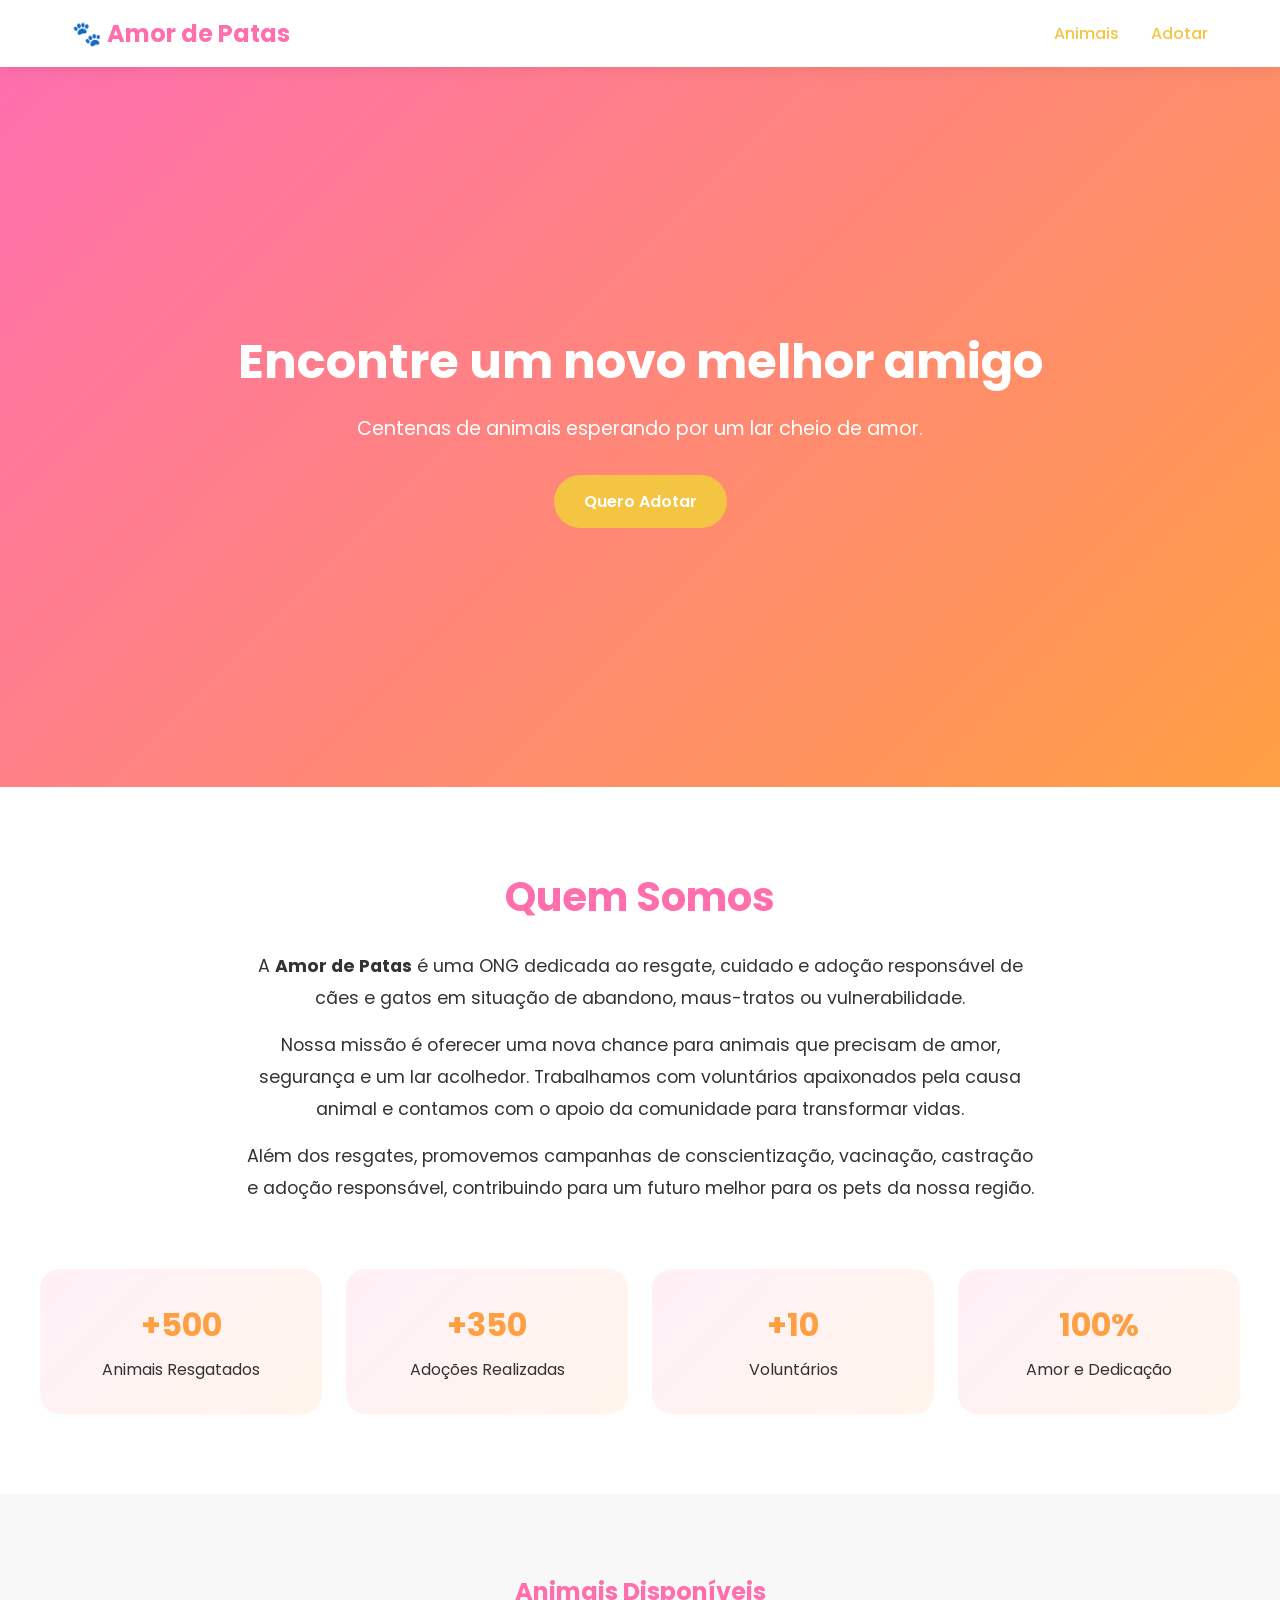
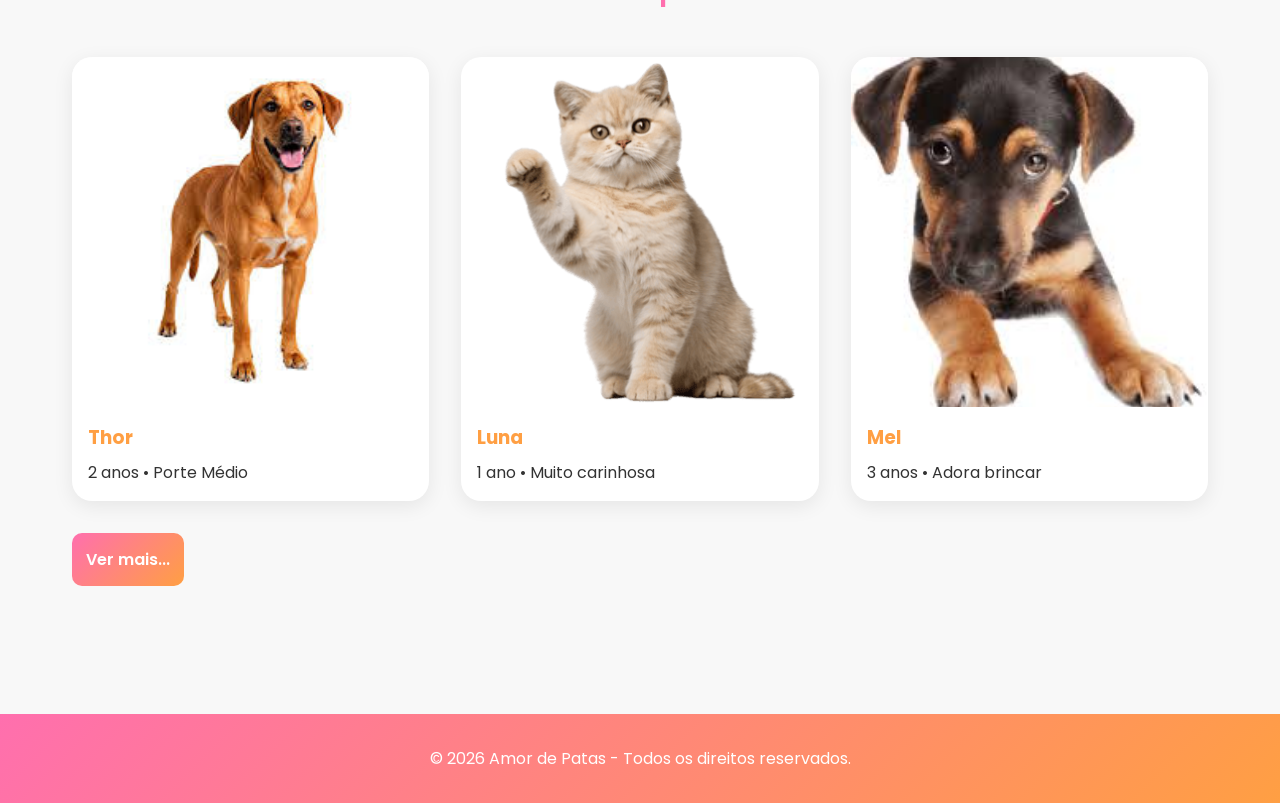
<file: index.html>
<!DOCTYPE html>
<html lang="pt-BR">
<head>
    <meta charset="UTF-8">
    <meta name="viewport" content="width=device-width, initial-scale=1.0">
    <title>Amor de Patas</title>
    <link rel="stylesheet" href="./assets/css/style.css">
</head>
<body>

    <header>
        <nav>
            <h1>🐾 Amor de Patas</h1>
            <ul>
                <li><a href="#animais">Animais</a></li>
                <li><a href="adotar.html">Adotar</a></li>
            </ul>
        </nav>
    </header>

    <main>

        <section class="hero">
            <div class="hero-content">
                <h2>Encontre um novo melhor amigo</h2>
                <p>Centenas de animais esperando por um lar cheio de amor.</p>
                <a href="adotar.html" class="btn">Quero Adotar</a>
            </div>
        </section>
        <section class="sobre">
    <div class="container">
        <div class="sobre-texto">
            <h2>Quem Somos</h2>

            <p>
                A <strong>Amor de Patas</strong> é uma ONG dedicada ao resgate,
                cuidado e adoção responsável de cães e gatos em situação de
                abandono, maus-tratos ou vulnerabilidade.
            </p>

            <p>
                Nossa missão é oferecer uma nova chance para animais que
                precisam de amor, segurança e um lar acolhedor. Trabalhamos com
                voluntários apaixonados pela causa animal e contamos com o apoio
                da comunidade para transformar vidas.
            </p>

            <p>
                Além dos resgates, promovemos campanhas de conscientização,
                vacinação, castração e adoção responsável, contribuindo para um
                futuro melhor para os pets da nossa região.
            </p>
        </div>

        <div class="estatisticas">
            <div class="numero">
                <h3>+500</h3>
                <p>Animais Resgatados</p>
            </div>

            <div class="numero">
                <h3>+350</h3>
                <p>Adoções Realizadas</p>
            </div>

            <div class="numero">
                <h3>+10</h3>
                <p>Voluntários</p>
            </div>

            <div class="numero">
                <h3>100%</h3>
                <p>Amor e Dedicação</p>
            </div>
        </div>
    </div>
</section>

        <section id="animais" class="animais">
            <h2>Animais Disponíveis</h2>

            <div class="cards">

                <div class="card">
                    <img src="./assets/img/thor.jfif" alt="Cachorro">
                    <h3>Thor</h3>
                    <p>2 anos • Porte Médio</p>
                </div>

                <div class="card">
                    <img src="./assets/img/cat1.png" alt="Gato">
                    <h3>Luna</h3>
                    <p>1 ano • Muito carinhosa</p>
                </div>

                <div class="card">
                    <img src="./assets/img/mel.jfif" alt="Cachorro">
                    <h3>Mel</h3>
                    <p>3 anos • Adora brincar</p>
                </div>
                <a href="adotar.html"><button>Ver mais...</button></a>

            </div>
        </section>

    </main>

    <footer>
        <p>© 2026 Amor de Patas - Todos os direitos reservados.</p>
    </footer>

</body>
</html>
</file>
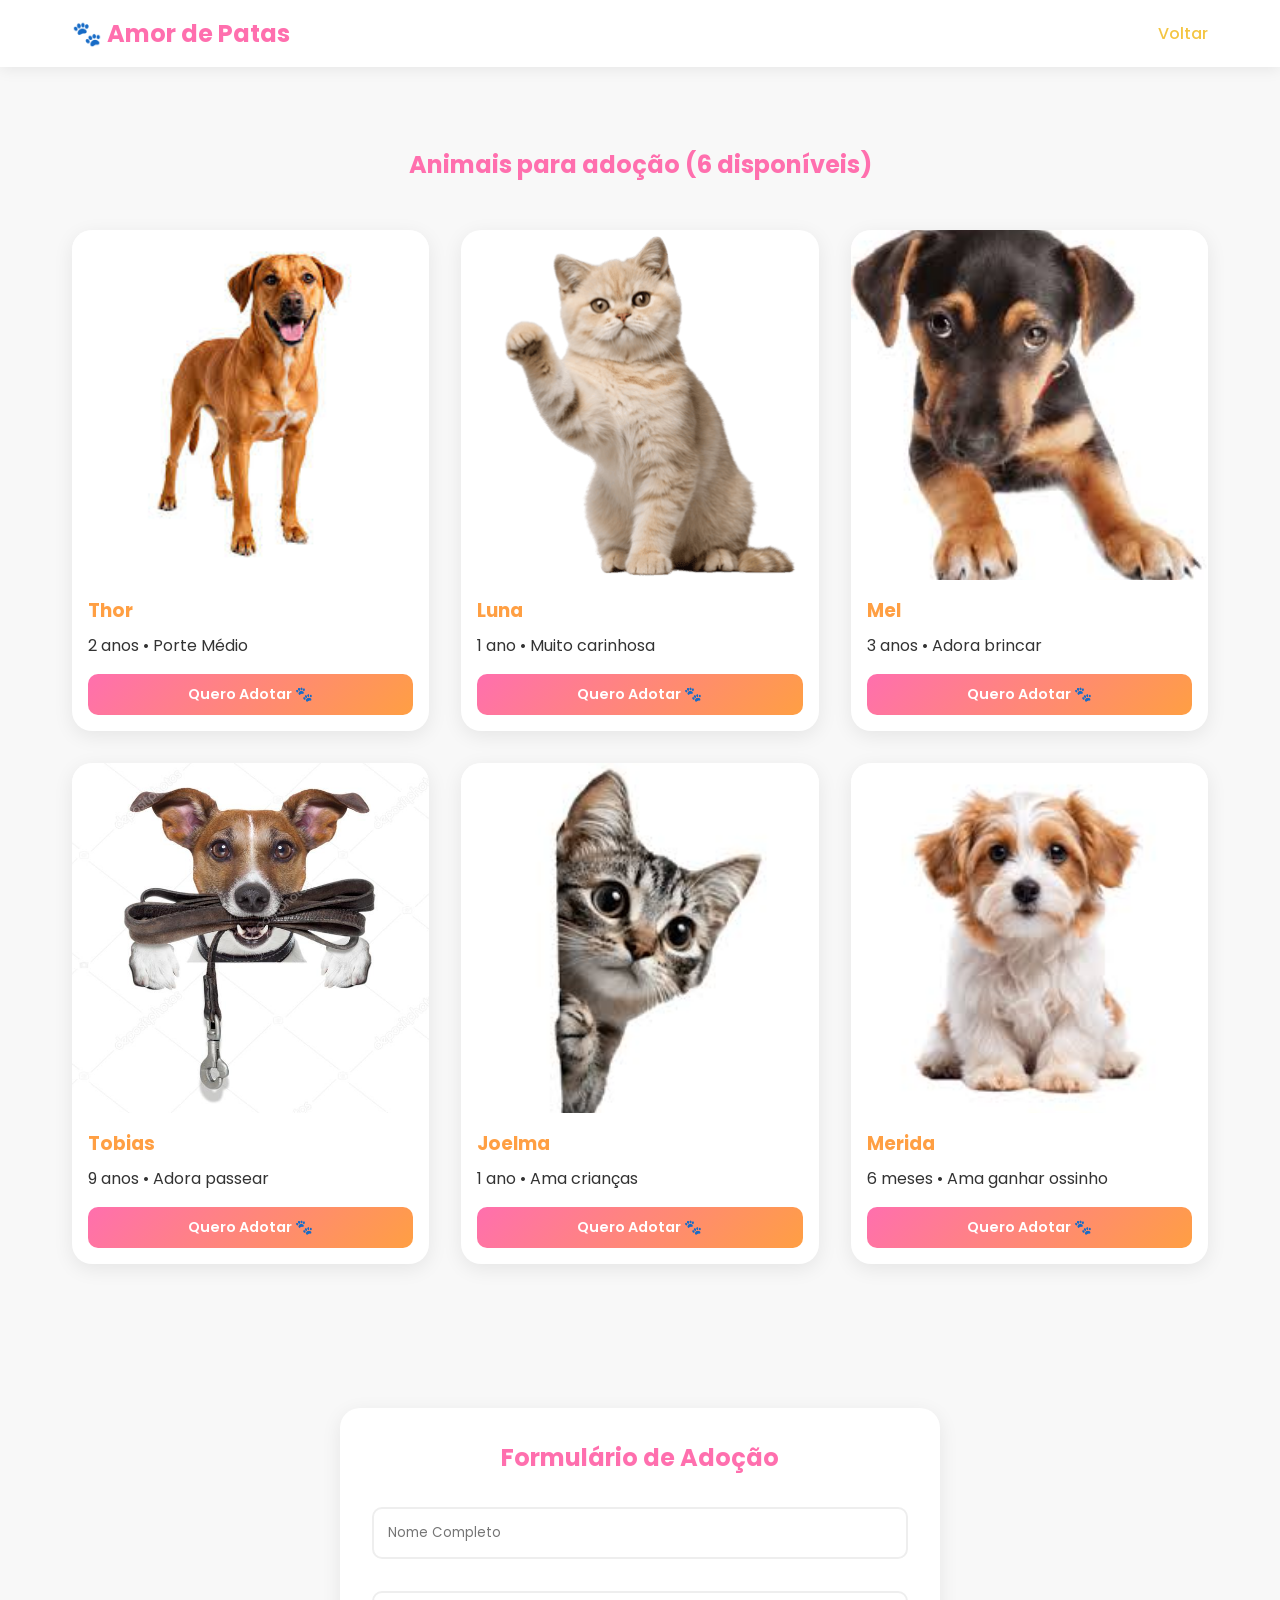
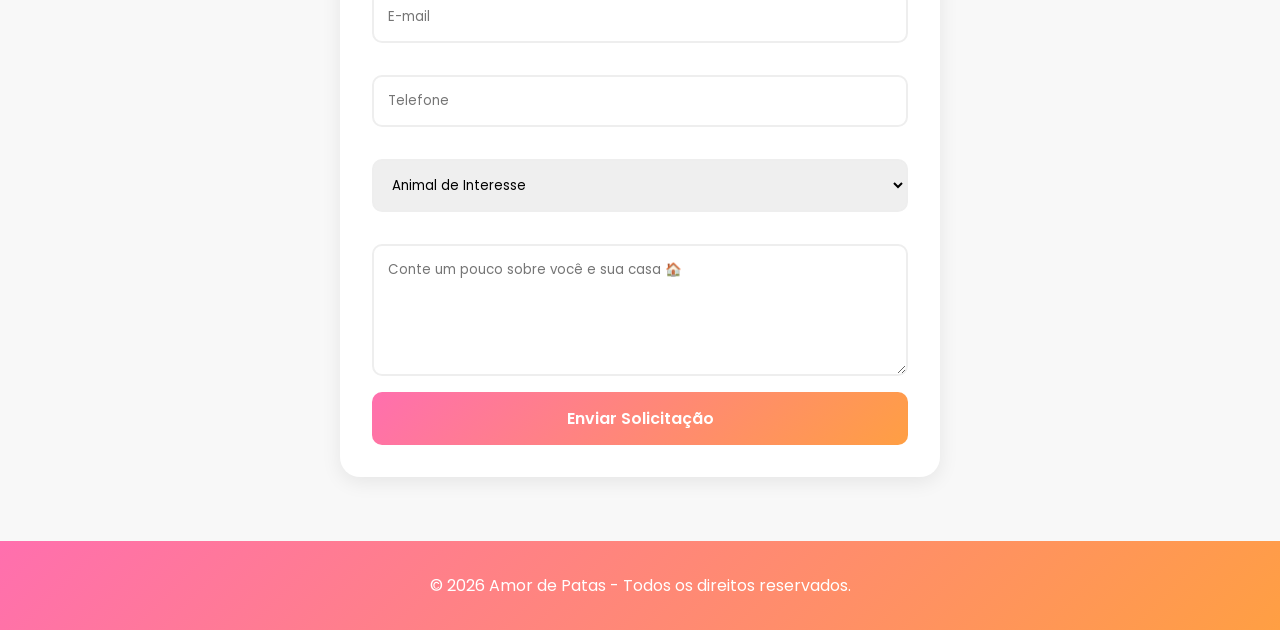
<file: adotar.html>
<!DOCTYPE html>
<html lang="pt-BR">
<head>
    <meta charset="UTF-8">
    <meta name="viewport" content="width=device-width, initial-scale=1.0">
    <title>Solicitação de Adoção</title>
    <link rel="stylesheet" href="./assets/css/style.css">
</head>
<body>

    <header>
        <nav>
            <h1>🐾 Amor de Patas</h1>
            <a href="index.html">Voltar</a>
        </nav>
    </header>

    <section id="animais" class="animais">
        <h2>Animais para adoção <span class="contador-badge" id="contador-animais"></span></h2>

        <div class="cards">

            <div class="card">
                <img src="./assets/img/thor.jfif" alt="Cachorro Thor">
                <h3>Thor</h3>
                <p>2 anos • Porte Médio</p>
                <button class="btn-adotar" data-animal="Thor">Quero Adotar 🐾</button>
            </div>

            <div class="card">
                <img src="./assets/img/cat1.png" alt="Gato Luna">
                <h3>Luna</h3>
                <p>1 ano • Muito carinhosa</p>
                <button class="btn-adotar" data-animal="Luna">Quero Adotar 🐾</button>
            </div>

            <div class="card">
                <img src="./assets/img/mel.jfif" alt="Cachorro Mel">
                <h3>Mel</h3>
                <p>3 anos • Adora brincar</p>
                <button class="btn-adotar" data-animal="Mel">Quero Adotar 🐾</button>
            </div>

            <div class="card">
                <img src="./assets/img/tobias.jpg" alt="Cachorro Tobias">
                <h3>Tobias</h3>
                <p>9 anos • Adora passear</p>
                <button class="btn-adotar" data-animal="Tobias">Quero Adotar 🐾</button>
            </div>

            <div class="card">
                <img src="./assets/img/cat.jfif" alt="Gato Joelma">
                <h3>Joelma</h3>
                <p>1 ano • Ama crianças</p>
                <button class="btn-adotar" data-animal="Joelma">Quero Adotar 🐾</button>
            </div>

            <div class="card">
                <img src="./assets/img/merida.jfif" alt="Cachorro Merida">
                <h3>Merida</h3>
                <p>6 meses • Ama ganhar ossinho</p>
                <button class="btn-adotar" data-animal="Merida">Quero Adotar 🐾</button>
            </div>

        </div>
    </section>

    <main class="form-container">

        <h2>Formulário de Adoção</h2>

        <form id="form-adocao" novalidate>

            <input type="text" id="nome" placeholder="Nome Completo" required>
            <span class="erro" id="erro-nome"></span>

            <input type="email" id="email" placeholder="E-mail" required>
            <span class="erro" id="erro-email"></span>

            <input type="tel" id="telefone" placeholder="Telefone" required maxlength="15">
            <span class="erro" id="erro-telefone"></span>

            <select id="animal" required>
                <option value="">Animal de Interesse</option>
                <option>Thor</option>
                <option>Luna</option>
                <option>Mel</option>
                <option>Tobias</option>
                <option>Joelma</option>
                <option>Merida</option>
            </select>
            <span class="erro" id="erro-animal"></span>

            <textarea id="mensagem" rows="5" placeholder="Conte um pouco sobre você e sua casa 🏠"></textarea>

            <button type="submit">Enviar Solicitação</button>

        </form>

    </main>

    <!-- Modal de sucesso -->
    <div class="modal-overlay" id="modal">
        <div class="modal-box">
            <div class="modal-icone">🐾</div>
            <h3 id="modal-titulo"></h3>
            <p id="modal-texto"></p>
            <button id="modal-fechar">Fechar</button>
        </div>
    </div>

    <footer>
        <p>© 2026 Amor de Patas - Todos os direitos reservados.</p>
    </footer>

    <script src="./assets/js/script.js"></script>

</body>
</html>
</file>
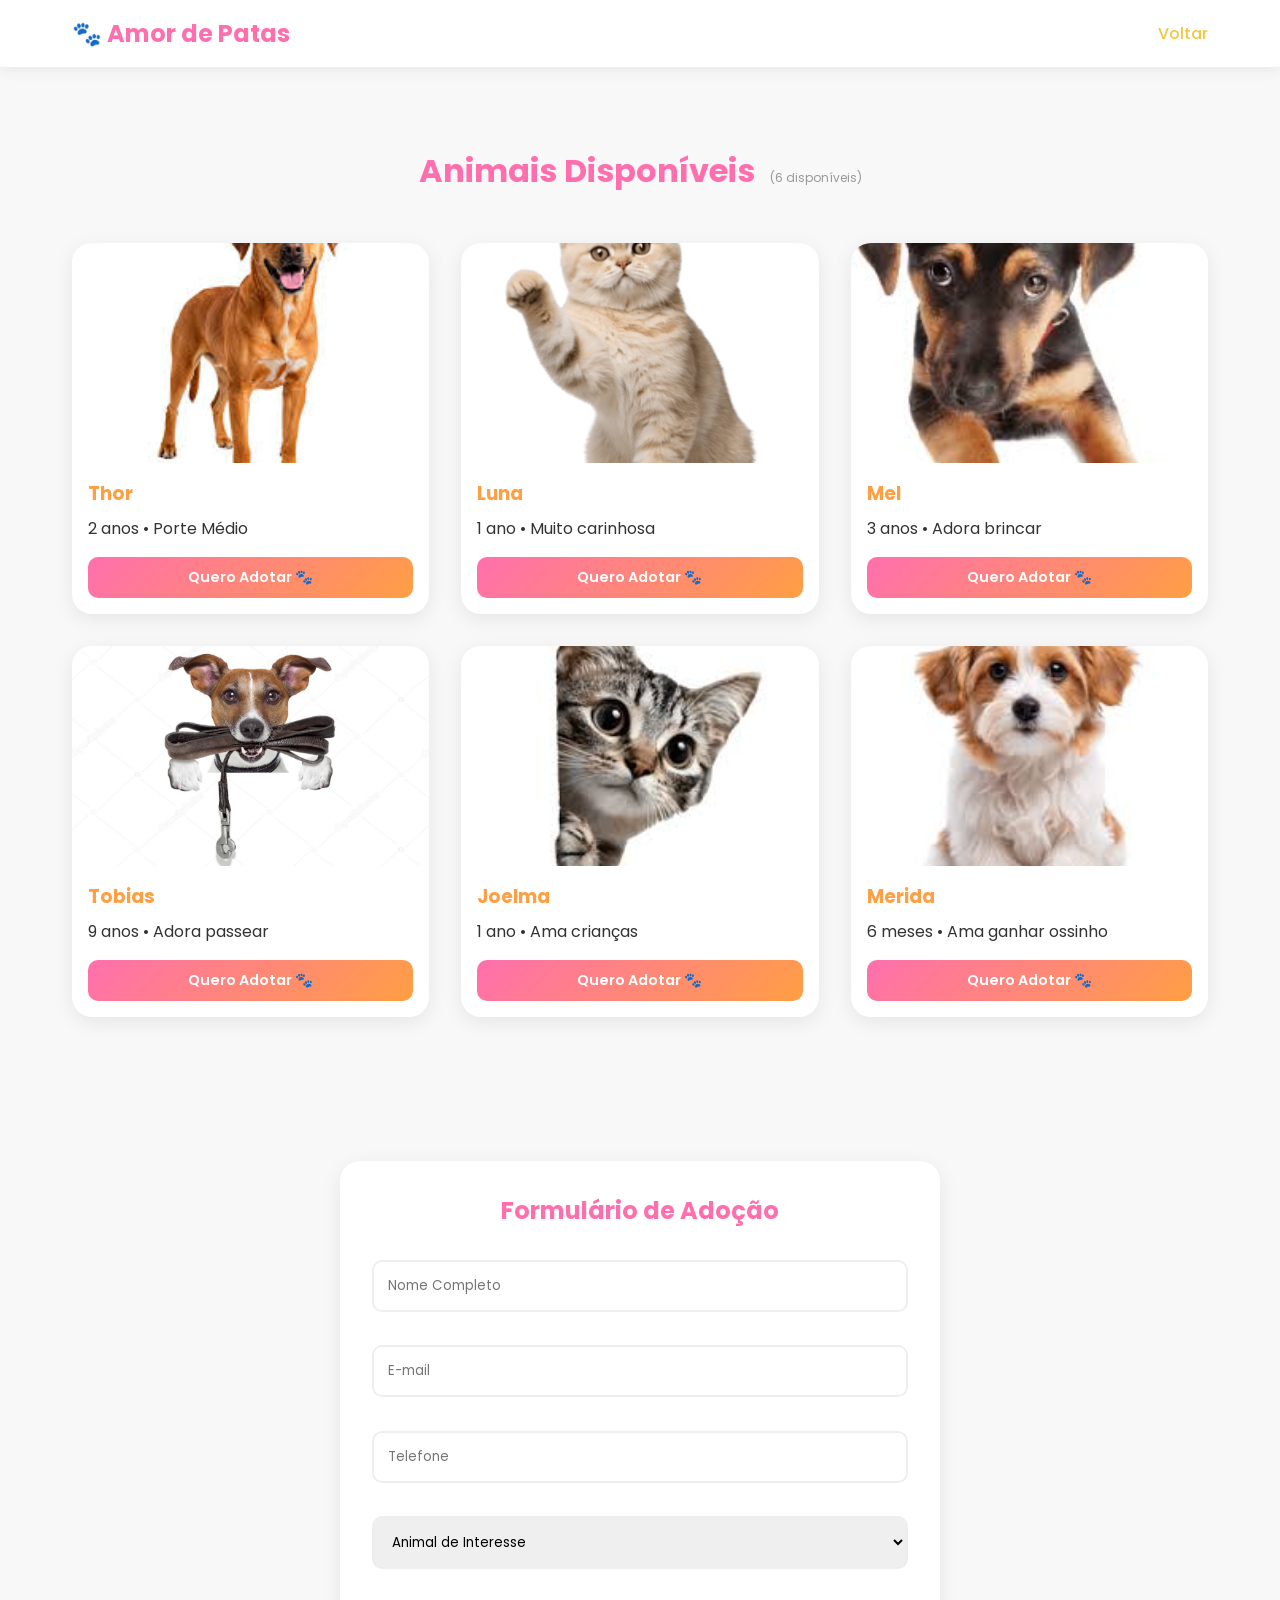
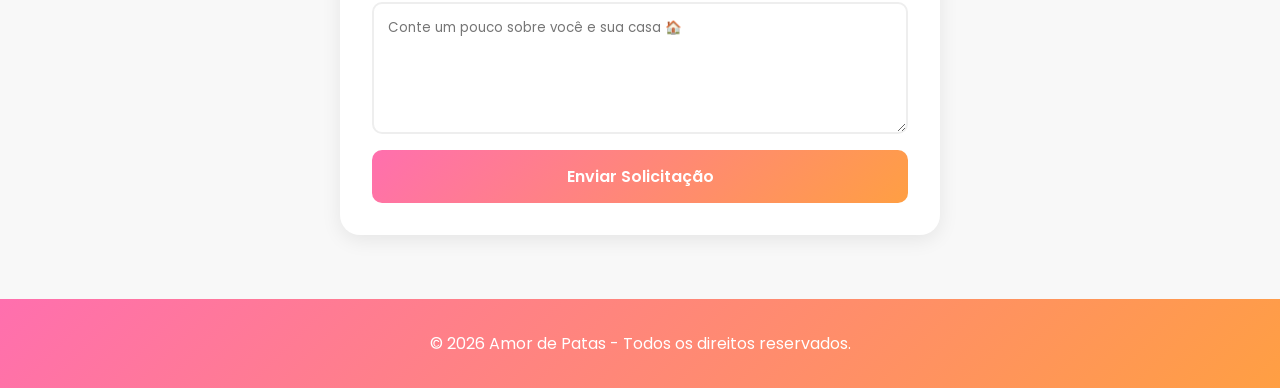
<file: Projeto P2 DW1/adocao.html>
<!DOCTYPE html>
<html lang="pt-BR">
<head>
    <meta charset="UTF-8">
    <meta name="viewport" content="width=device-width, initial-scale=1.0">
    <title>Solicitação de Adoção</title>
    <link rel="stylesheet" href="./assets/css/style.css">
</head>
<body>

    <header>
        <nav>
            <h1>🐾 Amor de Patas</h1>
            <a href="index.html">Voltar</a>
        </nav>
    </header>

    <section id="animais" class="animais">
        <h2>Animais Disponíveis <span class="contador-badge" id="contador-animais"></span></h2>

        <div class="cards">

            <div class="card">
                <img src="./assets/img/thor.jfif" alt="Cachorro Thor">
                <h3>Thor</h3>
                <p>2 anos • Porte Médio</p>
                <button class="btn-adotar" data-animal="Thor">Quero Adotar 🐾</button>
            </div>

            <div class="card">
                <img src="./assets/img/cat1.png" alt="Gato Luna">
                <h3>Luna</h3>
                <p>1 ano • Muito carinhosa</p>
                <button class="btn-adotar" data-animal="Luna">Quero Adotar 🐾</button>
            </div>

            <div class="card">
                <img src="./assets/img/mel.jfif" alt="Cachorro Mel">
                <h3>Mel</h3>
                <p>3 anos • Adora brincar</p>
                <button class="btn-adotar" data-animal="Mel">Quero Adotar 🐾</button>
            </div>

            <div class="card">
                <img src="./assets/img/tobias.jpg" alt="Cachorro Tobias">
                <h3>Tobias</h3>
                <p>9 anos • Adora passear</p>
                <button class="btn-adotar" data-animal="Tobias">Quero Adotar 🐾</button>
            </div>

            <div class="card">
                <img src="./assets/img/cat.jfif" alt="Gato Joelma">
                <h3>Joelma</h3>
                <p>1 ano • Ama crianças</p>
                <button class="btn-adotar" data-animal="Joelma">Quero Adotar 🐾</button>
            </div>

            <div class="card">
                <img src="./assets/img/merida.jfif" alt="Cachorro Merida">
                <h3>Merida</h3>
                <p>6 meses • Ama ganhar ossinho</p>
                <button class="btn-adotar" data-animal="Merida">Quero Adotar 🐾</button>
            </div>

        </div>
    </section>

    <main class="form-container">

        <h2>Formulário de Adoção</h2>

        <form id="form-adocao" novalidate>

            <input type="text" id="nome" placeholder="Nome Completo" required>
            <span class="erro" id="erro-nome"></span>

            <input type="email" id="email" placeholder="E-mail" required>
            <span class="erro" id="erro-email"></span>

            <input type="tel" id="telefone" placeholder="Telefone" required maxlength="15">
            <span class="erro" id="erro-telefone"></span>

            <select id="animal" required>
                <option value="">Animal de Interesse</option>
                <option>Thor</option>
                <option>Luna</option>
                <option>Mel</option>
                <option>Tobias</option>
                <option>Joelma</option>
                <option>Merida</option>
            </select>
            <span class="erro" id="erro-animal"></span>

            <textarea id="mensagem" rows="5" placeholder="Conte um pouco sobre você e sua casa 🏠"></textarea>

            <button type="submit">Enviar Solicitação</button>

        </form>

    </main>

    <!-- Modal de sucesso -->
    <div class="modal-overlay" id="modal">
        <div class="modal-box">
            <div class="modal-icone">🐾</div>
            <h3 id="modal-titulo"></h3>
            <p id="modal-texto"></p>
            <button id="modal-fechar">Fechar</button>
        </div>
    </div>

    <footer>
        <p>© 2026 Amor de Patas - Todos os direitos reservados.</p>
    </footer>

    <script src="./assets/js/script.js"></script>

</body>
</html>
</file>
<file: assets/css/style.css>
@import url('https://fonts.googleapis.com/css2?family=Poppins:wght@300;400;500;600;700&display=swap');

:root{
    --rosa: #ff6fae;
    --laranja: #ff9f43;
    --dourado: #f4c542;
    --branco: #ffffff;
    --cinza: #f8f8f8;
    --texto: #333333;
}

*{
    margin: 0;
    padding: 0;
    box-sizing: border-box;
    font-family: 'Poppins', sans-serif;
}


body{
    background: var(--cinza);
    color: var(--texto);
}

header{
    background: var(--branco);
    box-shadow: 0 2px 15px rgba(0,0,0,0.08);
    position: sticky;
    top: 0;
}

nav{
    max-width: 1200px;
    margin: auto;
    padding: 1rem 2rem;
    display: flex;
    justify-content: space-between;
    align-items: center;
}

nav h1{
    color: var(--rosa);
}

nav ul{
    display: flex;
    list-style: none;
    gap: 2rem;
}

nav a{
    text-decoration: none;
    color: var(--dourado);
    font-weight: 500;
}

.hero{
    min-height: 80vh;
    display: flex;
    align-items: center;
    justify-content: center;
    text-align: center;
    padding: 2rem;
    background: linear-gradient(
        135deg,
        var(--rosa),
        var(--laranja)
    );
    color: white;
}

.hero-content h2{
    font-size: 3rem;
    margin-bottom: 1rem;
}

.hero-content p{
    font-size: 1.2rem;
    margin-bottom: 2rem;
}
.sobre{
    padding: 5rem 2rem;
    background: white;
}

.container{
    max-width: 1200px;
    margin: auto;
}

.sobre-texto{
    text-align: center;
    max-width: 800px;
    margin: auto;
}

.sobre-texto h2{
    color: var(--rosa);
    font-size: 2.5rem;
    margin-bottom: 1.5rem;
}

.sobre-texto p{
    margin-bottom: 1rem;
    line-height: 1.8;
    font-size: 1.1rem;
}

.estatisticas{
    margin-top: 4rem;
    display: grid;
    grid-template-columns: repeat(auto-fit, minmax(180px, 1fr));
    gap: 1.5rem;
}

.numero{
    background: linear-gradient(
        135deg,
        rgba(255,111,174,0.1),
        rgba(255,159,67,0.1)
    );
    padding: 2rem;
    border-radius: 20px;
    text-align: center;
}

.numero h3{
    font-size: 2rem;
    color: var(--laranja);
}

.numero p{
    margin-top: .5rem;
}

.btn{
    display: inline-block;
    padding: 14px 30px;
    background: var(--dourado);
    color: white;
    text-decoration: none;
    border-radius: 50px;
    font-weight: 600;
    transition: .3s;
}

.btn:hover{
    transform: translateY(-3px);
}

.card img{
    width: 100%;
    height: 350px;
    object-fit: cover;
    display: block;
}

.btn-adotar{
    display: block;
    margin: 0 1rem 1rem;
    padding: 10px;
    background: linear-gradient(135deg, var(--rosa), var(--laranja));
    color: white;
    border: none;
    border-radius: 10px;
    cursor: pointer;
    font-size: 0.9rem;
    font-weight: 600;
    width: calc(100% - 2rem);
    transition: opacity .2s, transform .2s;
}

.btn-adotar:hover{
    opacity: 0.9;
    transform: translateY(-2px);
}

.animais{
    padding: 5rem 2rem;
    max-width: 1200px;
    margin: auto;
}

.animais h2{
    text-align: center;
    margin-bottom: 3rem;
    color: var(--rosa);
}

.cards{
    display: grid;
    grid-template-columns: repeat(auto-fit, minmax(280px,1fr));
    gap: 2rem;
}

.card{
    background: white;
    border-radius: 20px;
    overflow: hidden;
    box-shadow: 0 5px 20px rgba(0,0,0,0.08);
    transition: .3s;
}

.card:hover{
    transform: translateY(-8px);
}

.card img{
    width: 100%;
    display: block;
}

.card h3{
    padding: 1rem 1rem .5rem;
    color: var(--laranja);
}

.card p{
    padding: 0 1rem 1rem;
}

.form-container{
    max-width: 600px;
    margin: 4rem auto;
    background: white;
    padding: 2rem;
    border-radius: 20px;
    box-shadow: 0 5px 20px rgba(0,0,0,.08);
}

.form-container h2{
    text-align: center;
    color: var(--rosa);
    margin-bottom: 2rem;
}

form{
    display: flex;
    flex-direction: column;
    gap: 1rem;
}

input,
select,
textarea{
    padding: 14px;
    border: 2px solid #eee;
    border-radius: 10px;
    outline: none;
}

input:focus,
select:focus,
textarea:focus{
    border-color: var(--rosa);
}

button{
    background: linear-gradient(
        135deg,
        var(--rosa),
        var(--laranja)
    );
    color: white;
    border: none;
    padding: 14px;
    border-radius: 10px;
    cursor: pointer;
    font-size: 1rem;
    font-weight: 600;
}
.modal-overlay{
    display: none;
    position: fixed;
    inset: 0;
    background: rgba(0,0,0,0.45);
    z-index: 999;
    align-items: center;
    justify-content: center;
}

.modal-overlay.ativo{ display: flex; }

.modal-box{
    background: #fff;
    border-radius: 20px;
    padding: 2.5rem 2rem;
    max-width: 420px;
    width: 90%;
    text-align: center;
    box-shadow: 0 10px 40px rgba(0,0,0,0.15);
}

.modal-box .modal-icone{ font-size: 3.5rem; margin-bottom: 0.5rem; }

.modal-box h3{
    color: var(--rosa);
    font-size: 1.4rem;
    margin-bottom: 0.75rem;
}

.modal-box p{
    color: #666;
    line-height: 1.6;
    margin-bottom: 1.5rem;
    font-size: 0.95rem;
}

.modal-box button{
    padding: 12px 2rem;
    background: linear-gradient(135deg, var(--rosa), var(--laranja));
    color: white;
    border: none;
    border-radius: 10px;
    cursor: pointer;
    font-size: 1rem;
    font-weight: 600;
}

footer{
    text-align: center;
    padding: 2rem;
    background: linear-gradient(
        135deg,
        var(--rosa),
        var(--laranja)
    );
    color: white;
    margin-top: 3rem;
}
</file>
<file: Projeto P2 DW1/assets/css/style.css>
@import url('https://fonts.googleapis.com/css2?family=Poppins:wght@300;400;500;600;700&display=swap');

:root{
    --rosa: #ff6fae;
    --laranja: #ff9f43;
    --dourado: #f4c542;
    --branco: #ffffff;
    --cinza: #f8f8f8;
    --texto: #333333;
}

*{
    margin: 0;
    padding: 0;
    box-sizing: border-box;
    font-family: 'Poppins', sans-serif;
}

body{
    background: var(--cinza);
    color: var(--texto);
}

header{
    background: var(--branco);
    box-shadow: 0 2px 15px rgba(0,0,0,0.08);
    position: sticky;
    top: 0;
    z-index: 100;
}

nav{
    max-width: 1200px;
    margin: auto;
    padding: 1rem 2rem;
    display: flex;
    justify-content: space-between;
    align-items: center;
}

nav h1{ color: var(--rosa); }

nav ul{
    display: flex;
    list-style: none;
    gap: 2rem;
}

nav a{
    text-decoration: none;
    color: var(--dourado);
    font-weight: 500;
}

.animais{
    padding: 5rem 2rem;
    max-width: 1200px;
    margin: auto;
}

.animais h2{
    text-align: center;
    margin-bottom: 3rem;
    color: var(--rosa);
    font-size: 2rem;
}

.contador-badge{
    font-size: 0.75rem;
    font-weight: 400;
    color: #999;
    margin-left: 8px;
}

.cards{
    display: grid;
    grid-template-columns: repeat(auto-fit, minmax(280px,1fr));
    gap: 2rem;
}

.card{
    background: white;
    border-radius: 20px;
    overflow: hidden;
    box-shadow: 0 5px 20px rgba(0,0,0,0.08);
    transition: .3s;
}

.card:hover{ transform: translateY(-8px); }

.card img{
    width: 100%;
    height: 220px;
    object-fit: cover;
    display: block;
}

.card h3{
    padding: 1rem 1rem .5rem;
    color: var(--laranja);
}

.card p{ padding: 0 1rem 1rem; }

.btn-adotar{
    display: block;
    margin: 0 1rem 1rem;
    padding: 10px;
    background: linear-gradient(135deg, var(--rosa), var(--laranja));
    color: white;
    border: none;
    border-radius: 10px;
    cursor: pointer;
    font-size: 0.9rem;
    font-weight: 600;
    width: calc(100% - 2rem);
    transition: opacity .2s, transform .2s;
}

.btn-adotar:hover{
    opacity: 0.9;
    transform: translateY(-2px);
}

.form-container{
    max-width: 600px;
    margin: 4rem auto;
    background: white;
    padding: 2rem;
    border-radius: 20px;
    box-shadow: 0 5px 20px rgba(0,0,0,.08);
}

.form-container h2{
    text-align: center;
    color: var(--rosa);
    margin-bottom: 2rem;
}

form{
    display: flex;
    flex-direction: column;
    gap: 0.25rem;
}

input, select, textarea{
    padding: 14px;
    border: 2px solid #eee;
    border-radius: 10px;
    outline: none;
    font-family: 'Poppins', sans-serif;
    margin-bottom: 0.25rem;
}

input:focus, select:focus, textarea:focus{
    border-color: var(--rosa);
}

.erro{
    color: #e74c3c;
    font-size: 0.78rem;
    padding-left: 4px;
    min-height: 1.2em;
    display: block;
    margin-bottom: 0.4rem;
}

button[type="submit"]{
    background: linear-gradient(135deg, var(--rosa), var(--laranja));
    color: white;
    border: none;
    padding: 14px;
    border-radius: 10px;
    cursor: pointer;
    font-size: 1rem;
    font-weight: 600;
    margin-top: 0.5rem;
    transition: opacity .2s, transform .2s;
}

button[type="submit"]:hover{
    opacity: 0.9;
    transform: translateY(-2px);
}

.modal-overlay{
    display: none;
    position: fixed;
    inset: 0;
    background: rgba(0,0,0,0.45);
    z-index: 999;
    align-items: center;
    justify-content: center;
}

.modal-overlay.ativo{ display: flex; }

.modal-box{
    background: #fff;
    border-radius: 20px;
    padding: 2.5rem 2rem;
    max-width: 420px;
    width: 90%;
    text-align: center;
    box-shadow: 0 10px 40px rgba(0,0,0,0.15);
}

.modal-box .modal-icone{ font-size: 3.5rem; margin-bottom: 0.5rem; }

.modal-box h3{
    color: var(--rosa);
    font-size: 1.4rem;
    margin-bottom: 0.75rem;
}

.modal-box p{
    color: #666;
    line-height: 1.6;
    margin-bottom: 1.5rem;
    font-size: 0.95rem;
}

.modal-box button{
    padding: 12px 2rem;
    background: linear-gradient(135deg, var(--rosa), var(--laranja));
    color: white;
    border: none;
    border-radius: 10px;
    cursor: pointer;
    font-size: 1rem;
    font-weight: 600;
}

footer{
    text-align: center;
    padding: 2rem;
    background: linear-gradient(135deg, var(--rosa), var(--laranja));
    color: white;
    margin-top: 3rem;
}
</file>
